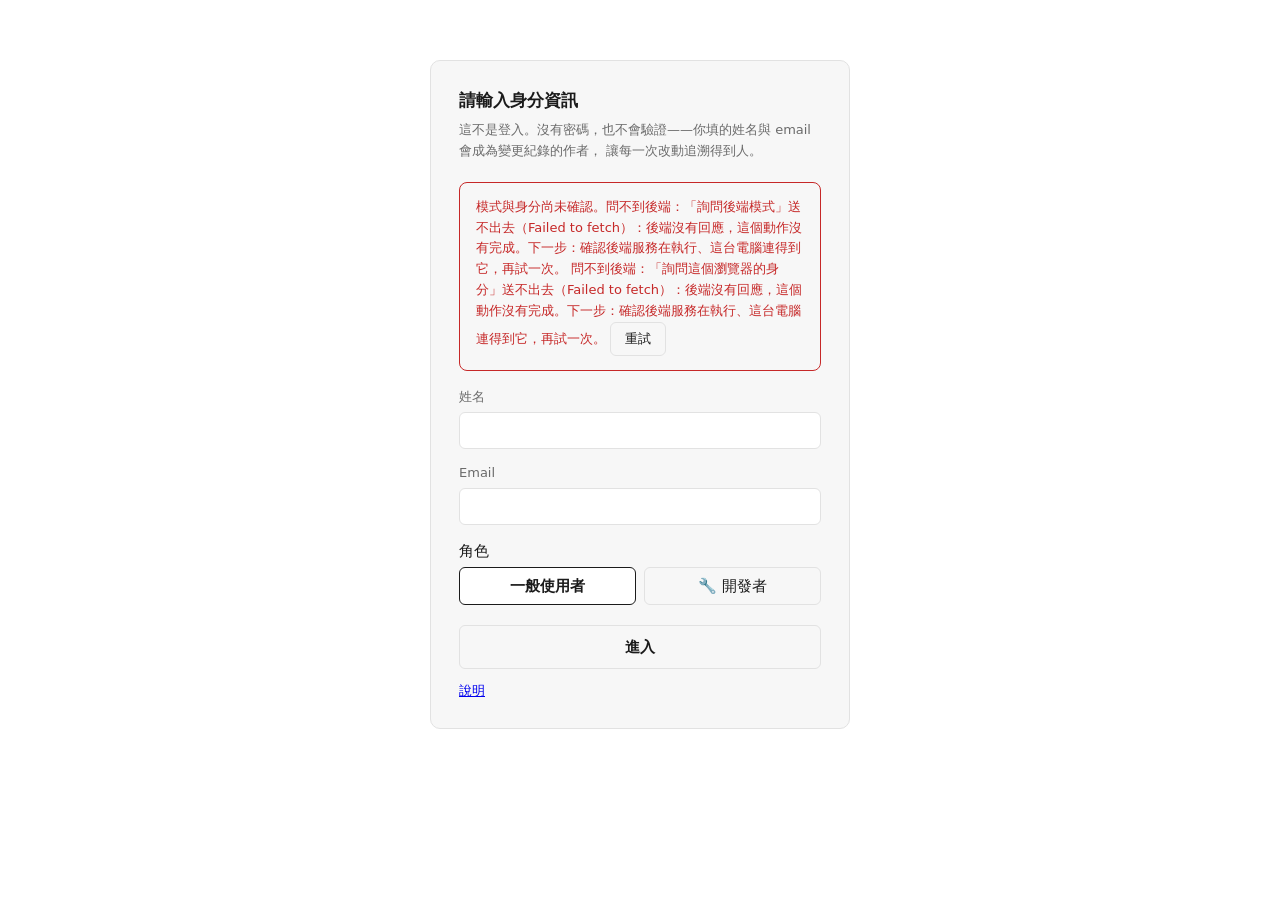
<file: src/config_manager/web/index.html>
<!DOCTYPE html>
<html lang="zh-Hant">
<head>
<meta charset="utf-8">
<meta name="viewport" content="width=device-width, initial-scale=1">
<title>config_manager</title>
<!--
  單一 HTML ＋ 原生 JS（設計文件 §3.3）：v0.10.0 的畫面是清單、按鈕與差異顯示，
  以 fetch 呼叫 §3.5.3 的端點即可，不需框架也不需打包步驟。

  程式是 js/ 底下的原生 ES 模組，這一頁只載入入口 js/main.js；樣式在 css/index.css（#359）。
  它們與這一頁由同一個靜態伺服器直接供應，沒有建置步驟。路徑一律相對，所以整個目錄放在
  路徑前綴底下（例如 /config_manager/）也找得到。

  元素的 data-testid 與可見文字依 doc/UI-ELEMENTS.md 的 W2，不是隨手取的：
  測試以語意屬性選取，不以 CSS class 或 DOM 路徑（ADR-00000019）。改動這裡就要
  同步那份文件，否則「有測試」會變成假象。

  這一版只有清單與狀態（#7）。身分輸入、參數表、歷史、差異檢視隨各自的 issue 加入。
-->
<link rel="stylesheet" href="css/index.css">
</head>
<body>

<!-- 開頁時問後端模式與身分（F35）：一打開就看得到，不等程式跑；問到了（或 15 秒沒有回應）換頁時收起。
     後端卡住時重新載入不再是整頁空白。 -->
<p class="notice startup-pending" data-testid="startup-pending" role="status">正在向後端詢問模式與身分…</p>

<form id="identity" data-testid="identity-form" hidden>
  <h2>請輸入身分資訊</h2>
  <p class="why">
    這不是登入。沒有密碼，也不會驗證——你填的姓名與 email 會成為變更紀錄的作者，
    讓每一次改動追溯得到人。
  </p>

  <!-- 逾時退出提示（#48）：部署模式閒置逾時後，這個瀏覽器被退出、回到這一頁時出現。 -->
  <p class="notice" data-testid="session-timeout" role="status" hidden></p>
  <!-- 退出提示（F3）：按了「退出」（這個分頁或同一個瀏覽器的另一個分頁）、或後端已沒有這個瀏覽器的
       紀錄（例如服務重新啟動過）而回到這一頁時出現，說是哪一種——不說成閒置逾時。 -->
  <p class="notice" data-testid="session-left" role="status" hidden></p>
  <p class="error" data-testid="identity-error" hidden></p>
  <!-- 問不到後端（F25）：頁面載入時問模式或身分失敗才出現，字依原因分、不寫「離線」；「重試」只重問那兩個
       請求，不重送表單、不清掉已輸入的欄位。 -->
  <p class="notice error" data-testid="backend-unreachable" role="status" hidden>
    <span data-testid="backend-unreachable-text"></span>
    <button type="button" data-testid="backend-retry">重試</button>
  </p>

  <label>
    <span>姓名</span>
    <input type="text" name="name" data-testid="identity-name" autocomplete="name" required>
  </label>
  <label>
    <span>Email</span>
    <input type="email" name="email" data-testid="identity-email" autocomplete="email" required>
  </label>

  <span id="role-label">角色</span>
  <div class="roles" data-testid="role-toggle" role="group" aria-labelledby="role-label">
    <button type="button" data-role="user" aria-pressed="true">一般使用者</button>
    <button type="button" data-role="developer" aria-pressed="false">🔧 開發者</button>
  </div>

  <!-- 記住此裝置（#288）：只記姓名與 Email、只存在這個瀏覽器；角色每次重選。只在開發模式出現
       （部署模式不提供，#49）。 -->
  <label class="remember" data-testid="remember-device" hidden>
    <input type="checkbox" name="remember">
    <span>記住此裝置——下次開啟不必再輸入姓名與 Email（角色每次重選）</span>
  </label>

  <button type="submit" class="enter">進入</button>
  <!-- 說明（#54）：還沒輸入身分的人也找得到。開新分頁，同一個前端服務的靜態頁，不連外部網路。 -->
  <a class="help-link" data-testid="identity-help-link" href="help.html" target="_blank" rel="noopener">說明</a>
</form>

<!-- 開發者專屬操作的記號（#54）。由 script 的 devMark() 複製後附在入口上；樣子寫在這裡而不是
     script 裡，見 devMark() 的說明。有字，不只圖示。 -->
<template id="dev-mark-template"><span class="dev-mark" data-testid="dev-mark" title="開發者專屬操作：一般使用者看不到這個入口">🔧 開發者</span></template>

<header hidden>
  <h1>config_manager</h1>
  <!-- 搜尋範圍（#37、§7.4.2）：預設「全部」＝四種範圍的聯集；指定範圍是為了降噪。 -->
  <select data-testid="search-scope" aria-label="搜尋範圍">
    <option>全部</option>
    <option>config 名稱</option>
    <option>目標路徑</option>
    <option>參數名稱</option>
    <option>參數值</option>
  </select>
  <input type="search" data-testid="search-input" placeholder="搜尋" aria-label="搜尋">
  <span class="grow"></span>
  <span class="who" data-testid="current-role"></span>
  <!-- 開發／部署模式（#47）：後端判定、這裡只顯示。角色決定能做什麼、模式決定階段行為，兩者正交，
       所以分開兩個徽章。 -->
  <span class="who mode" data-testid="current-mode"></span>
  <button type="button" class="editing-only" data-testid="open-browse">納管</button>
  <button type="button" class="editing-only" data-testid="open-whitelist" hidden>白名單</button>
  <!-- 全域設定（#385）：查看不需要編輯權，兩種角色都看得到；確認與修改在頁面裡限開發者。 -->
  <button type="button" data-testid="open-settings">設定</button>
  <button type="button" data-testid="rescan">檢查差異</button>
  <!-- 三段式的第三段（#22、§7.4.3）：進版是全域動作，按鈕顯示待進版草稿數；捨棄變更清草稿、不動來源與目標。 -->
  <button type="button" class="editing-only" data-testid="discard-all" disabled>捨棄變更</button>
  <button type="button" class="promote editing-only" data-testid="promote-all" disabled>進版 (0)</button>
  <!-- 說明（#54）：開新分頁，不把人從改到一半的畫面帶走。 -->
  <a class="help-link" data-testid="help-link" href="help.html" target="_blank" rel="noopener">說明</a>
  <!-- 退出（F3）：換人、換角色。唯讀的分頁也有——只影響這個瀏覽器，不動別的瀏覽器。 -->
  <button type="button" data-testid="exit">退出</button>
</header>

<!-- W6 確認對話框：捨棄變更（全域／單一）等不可逆動作共用；含可見標題與後果說明。 -->
<dialog data-testid="confirm-dialog" class="confirm">
  <h3 data-testid="confirm-title"></h3>
  <p data-testid="confirm-body"></p>
  <!-- 要特別警告的一段（目前只有退回此版本：現場修改會被蓋掉／無法確認現況）：獨立段落、偏離的紅；沒有就隱藏。 -->
  <p data-testid="confirm-warning" class="confirm-warning" hidden></p>
  <ul data-testid="confirm-items" hidden></ul>
  <div class="confirm-actions">
    <button type="button" data-testid="confirm-cancel">取消</button>
    <button type="button" data-testid="confirm-ok">確認</button>
  </div>
</dialog>

<main hidden>
  <!-- 進版的結果橫幅：失敗指名哪一份的哪一個參數（原樣列出後端的行號／原因／建議）、成功說進了幾份。 -->
  <!-- W6 唯讀橫幅（#33）：非持有分頁顯示；含持有者姓名、email、開始時間。 -->
  <div class="notice error banner" data-testid="readonly-banner" hidden></div>
  <!-- 閒置提示（#48）：部署模式逾時前 1 分鐘出現，說明還剩多久、逾時會發生什麼，可按「繼續使用」延長。 -->
  <div class="notice banner idle-warning" data-testid="idle-warning" role="alert" hidden>
    <span data-testid="idle-warning-text"></span>
    <button type="button" data-testid="idle-extend">繼續使用</button>
  </div>
  <!-- 「未還原」（#345）：獨立於普通結果訊息，不被其他操作的成功或失敗訊息收起。 -->
  <div class="notice error banner" data-testid="left-behind-warning" role="alert" hidden></div>
  <div class="notice error banner" data-testid="left-behind-unreadable" role="alert" hidden></div>
  <div class="notice error banner" data-testid="status-not-updated" role="alert" hidden></div>
  <div class="notice error banner" data-testid="promote-error" hidden></div>
  <div class="notice banner" data-testid="promote-done" hidden></div>
  <!-- 退出失敗（F3）：留在主畫面，原樣說原因。 -->
  <div class="notice error banner" data-testid="exit-error" role="alert" hidden></div>
  <!-- 「檢查差異」的回饋：檢查中／檢查完（幾份、結果）／失敗。全部一致時畫面不會變，沒有這一行
       就看不出到底有沒有執行（人工驗證）。 -->
  <p class="scan-status" data-testid="scan-status" role="status" hidden></p>
  <div class="tree-column">
    <!-- 樹的排列（#34、§7.4.1）：依群組（預設）或依主機（第一層 hostname、第二層群組）。單機部署下
         主機層只有一個節點，切換的價值在多機；結構先留著。 -->
    <label class="tree-layout">
      <span>排列</span>
      <select data-testid="tree-layout">
        <option value="group">依群組</option>
        <option value="host">依主機</option>
      </select>
    </label>
    <!-- 搜尋等待中（F33）：樹上還是上一次的畫面時，寫明那是哪一次的、還不是這次的。 -->
    <p class="notice search-pending" data-testid="search-pending" role="status" hidden></p>
    <div id="tree" data-testid="config-tree"></div>
  </div>
  <!-- W2 右側工作區／W3 參數欄位表（#20）：單擊左側樹的 config → 這裡顯示它的欄位表，一次一份
       （雙擊展開與多開是 #35／#36）。元素的 data-testid 依 UI-ELEMENTS.md 的 W3。 -->
  <section id="workspace" data-testid="workspace">
    <p class="notice" data-testid="workspace-empty">從左側點選一份 config，這裡會顯示它的參數欄位表。</p>
  </section>
</main>

<!-- W7 檔案瀏覽（#13）：受白名單限制的瀏覽，供納管時選定路徑。獨立整頁 view，
     從工具列「納管」開啟。元素的 data-testid 與可見文字依 UI-ELEMENTS.md 的 W7。 -->
<section id="browse" data-testid="browse" hidden>
  <div class="browse-bar">
    <button type="button" class="browse-back">返回</button>
    <nav data-testid="breadcrumb" class="breadcrumb"></nav>
    <span class="grow"></span>
    <input type="text" data-testid="browse-path-input" class="browse-path"
           placeholder="貼上或輸入絕對路徑…" aria-label="絕對路徑">
    <button type="button" class="browse-go">前往</button>
  </div>
  <p class="browse-hint" data-testid="browse-hint"></p>
  <ul data-testid="browse-roots" class="browse-roots"></ul>
  <ul data-testid="browse-list" class="browse-list"></ul>
  <p class="browse-selection" data-testid="browse-selection" hidden></p>
  <button type="button" class="onboard-start" data-testid="onboard-start" hidden>檢視並納管</button>
  <div class="browse-rejected" data-testid="browse-rejected" hidden></div>
</section>

<!-- W9 白名單維護（#15）：開發者專屬的白名單管理面板——檢視誰/何時、新增含候選數預覽、
     移除含受影響確認。從工具列「白名單」開啟（該按鈕僅開發者存在）。data-testid 依
     UI-ELEMENTS.md W9。 -->
<section id="whitelist" data-testid="whitelist" hidden>
  <div class="whitelist-bar">
    <button type="button" class="whitelist-back" data-testid="whitelist-back">返回</button>
    <h2 class="whitelist-title">白名單維護</h2>
  </div>
  <div class="whitelist-add-row">
    <input type="text" data-testid="whitelist-add-input" class="whitelist-input"
           placeholder="要加入白名單的絕對路徑…" aria-label="新增白名單前綴">
    <button type="button" data-testid="whitelist-preview-button">預覽</button>
    <button type="button" data-testid="whitelist-add">加入白名單</button>
  </div>
  <p class="whitelist-preview" data-testid="whitelist-preview" hidden></p>
  <p class="whitelist-error" data-testid="whitelist-error" hidden></p>
  <ul data-testid="whitelist-roots" class="whitelist-roots"></ul>
</section>

<!-- W10 設定（#385）：全域設定，目前只有「新納管預設主機名稱」。元素的 data-testid 依 UI-ELEMENTS.md W10。 -->
<section id="settings" data-testid="settings" hidden>
  <div class="settings-bar">
    <button type="button" data-testid="settings-back">返回</button>
    <h2>設定</h2>
  </div>
  <section class="host-name" data-testid="host-name">
    <h3>新納管預設主機名稱</h3>
    <p data-testid="host-name-scope">只用於之後新納管的 config，納管時寫進那一筆；不修改已納管項目的 hostname。</p>
    <p data-testid="host-name-saved"></p>
    <p data-testid="host-name-candidate" hidden></p>
    <p class="notice" data-testid="host-name-unconfirmed" hidden></p>
    <ul data-testid="host-name-sources" hidden></ul>
    <div class="host-name-edit">
      <input type="text" data-testid="host-name-input" aria-label="新納管預設主機名稱">
      <button type="button" class="editing-only" data-testid="host-name-save" hidden>保存</button>
    </div>
    <p class="notice" data-testid="host-name-readonly" hidden>只有開發者能確認或修改新納管預設主機名稱；一般使用者只能查看。</p>
    <p data-testid="host-name-role-note">開發者角色是自我宣告，不是帳號認證。</p>
    <p class="notice error" data-testid="host-name-error" role="alert" hidden></p>
    <p class="notice" data-testid="host-name-done" hidden></p>
  </section>
</section>

<!-- W8 納管確認（#14）：偵測結果供確認 → 寫入。從 W7 選檔後進入。
     元素的 data-testid 與可見文字依 UI-ELEMENTS.md 的 W8。 -->
<section id="onboard-confirm" data-testid="onboard-confirm" hidden>
  <div class="onboard-bar">
    <button type="button" class="onboard-cancel">取消</button>
    <span class="onboard-path" data-testid="onboard-path"></span>
    <span class="grow"></span>
    <label class="onboard-fmt-label">格式
      <select data-testid="onboard-format" class="onboard-format">
        <option value="yaml">yaml</option>
        <option value="json">json</option>
        <option value="toml">toml</option>
        <option value="ini">ini</option>
        <option value="raw">raw</option>
      </select>
    </label>
  </div>
  <p class="onboard-meta">
    <span data-testid="onboard-hostname" class="onboard-hostname"></span>
    <!-- 還沒保存新納管預設主機名稱（#385）：顯示缺少與設定入口，「確認寫入」不能完成。 -->
    <button type="button" data-testid="onboard-hostname-settings" hidden>到設定</button>
    <span data-testid="onboard-permissions" class="onboard-permissions"></span>
  </p>
  <p class="onboard-summary" data-testid="onboard-summary"></p>
  <div class="onboard-cols">
    <ul data-testid="onboard-types" class="onboard-types"></ul>
    <div data-testid="onboard-ambiguities" class="onboard-ambiguities"></div>
  </div>
  <div class="onboard-error notice error" data-testid="onboard-error" hidden></div>
  <div class="onboard-actions">
    <button type="button" class="onboard-submit" data-testid="onboard-submit" disabled>確認寫入</button>
  </div>
</section>

<script type="module" src="js/main.js"></script>

</body>
</html>
</file>
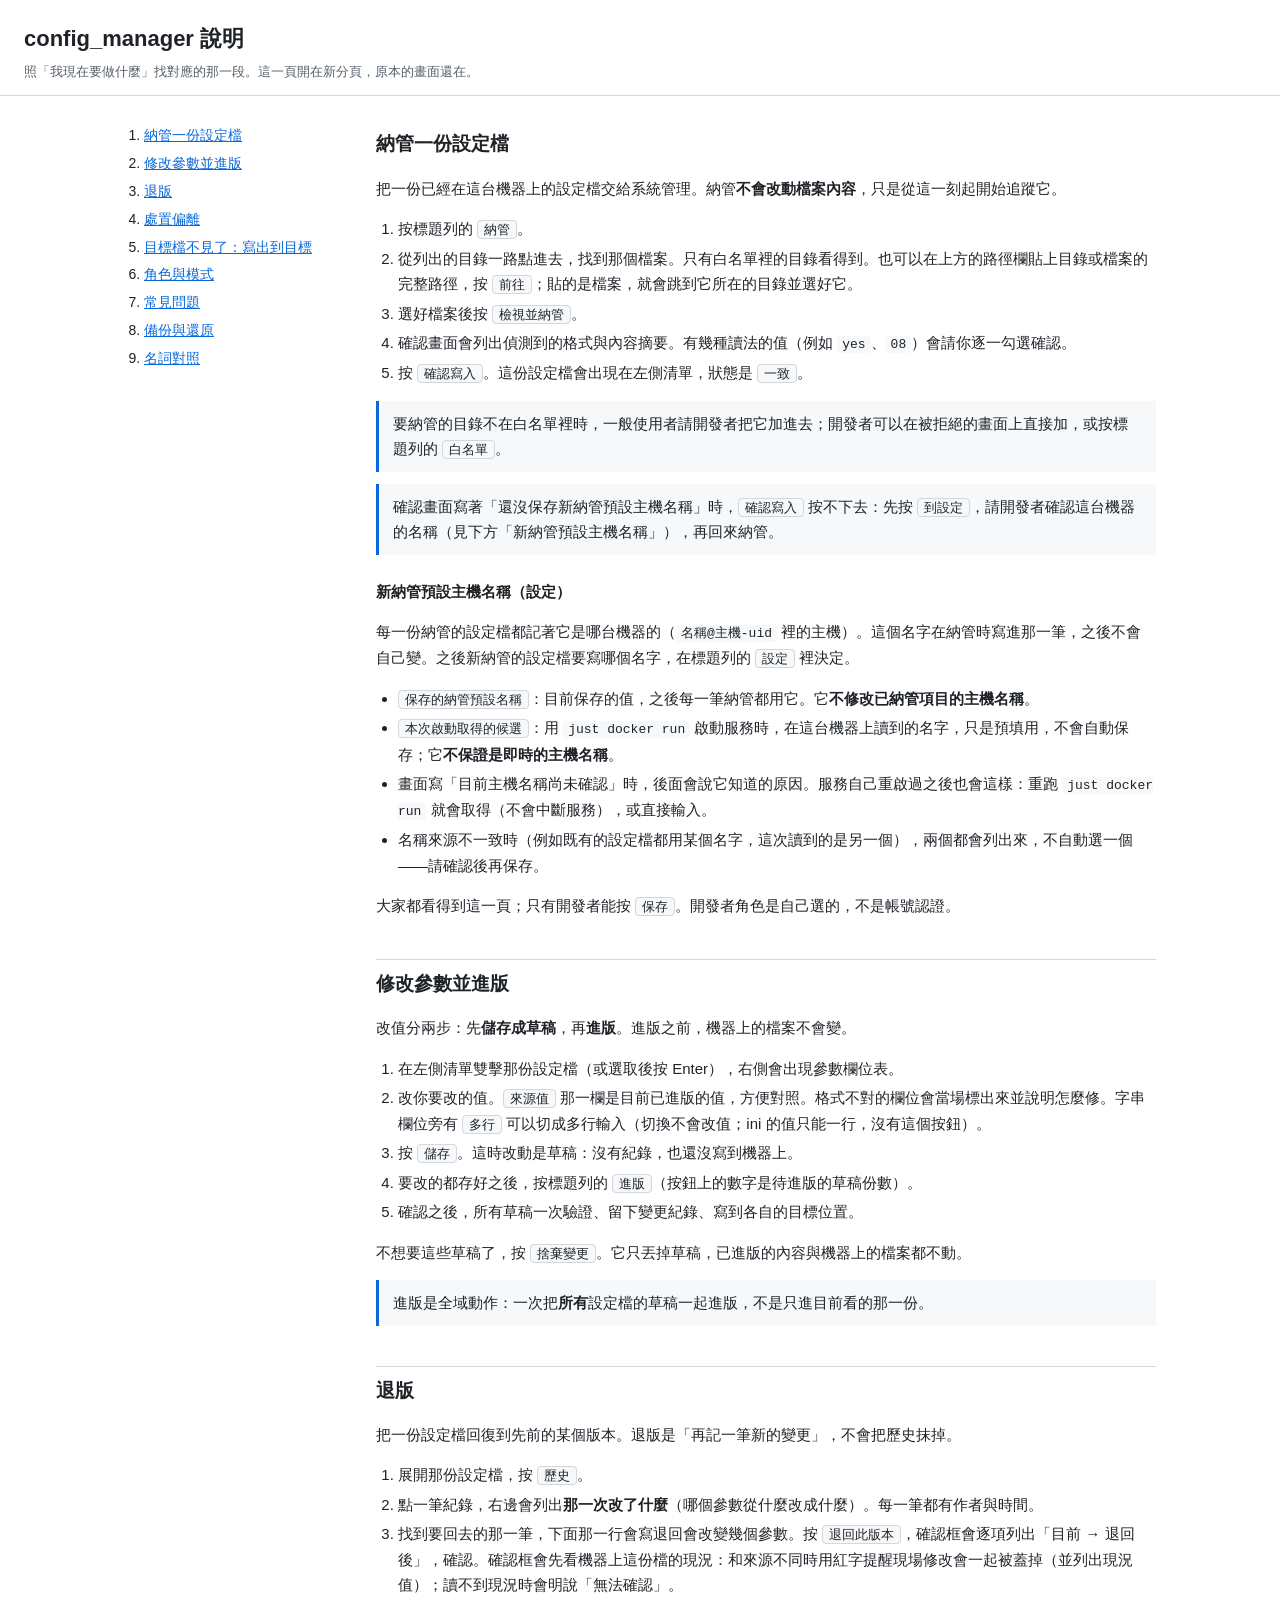
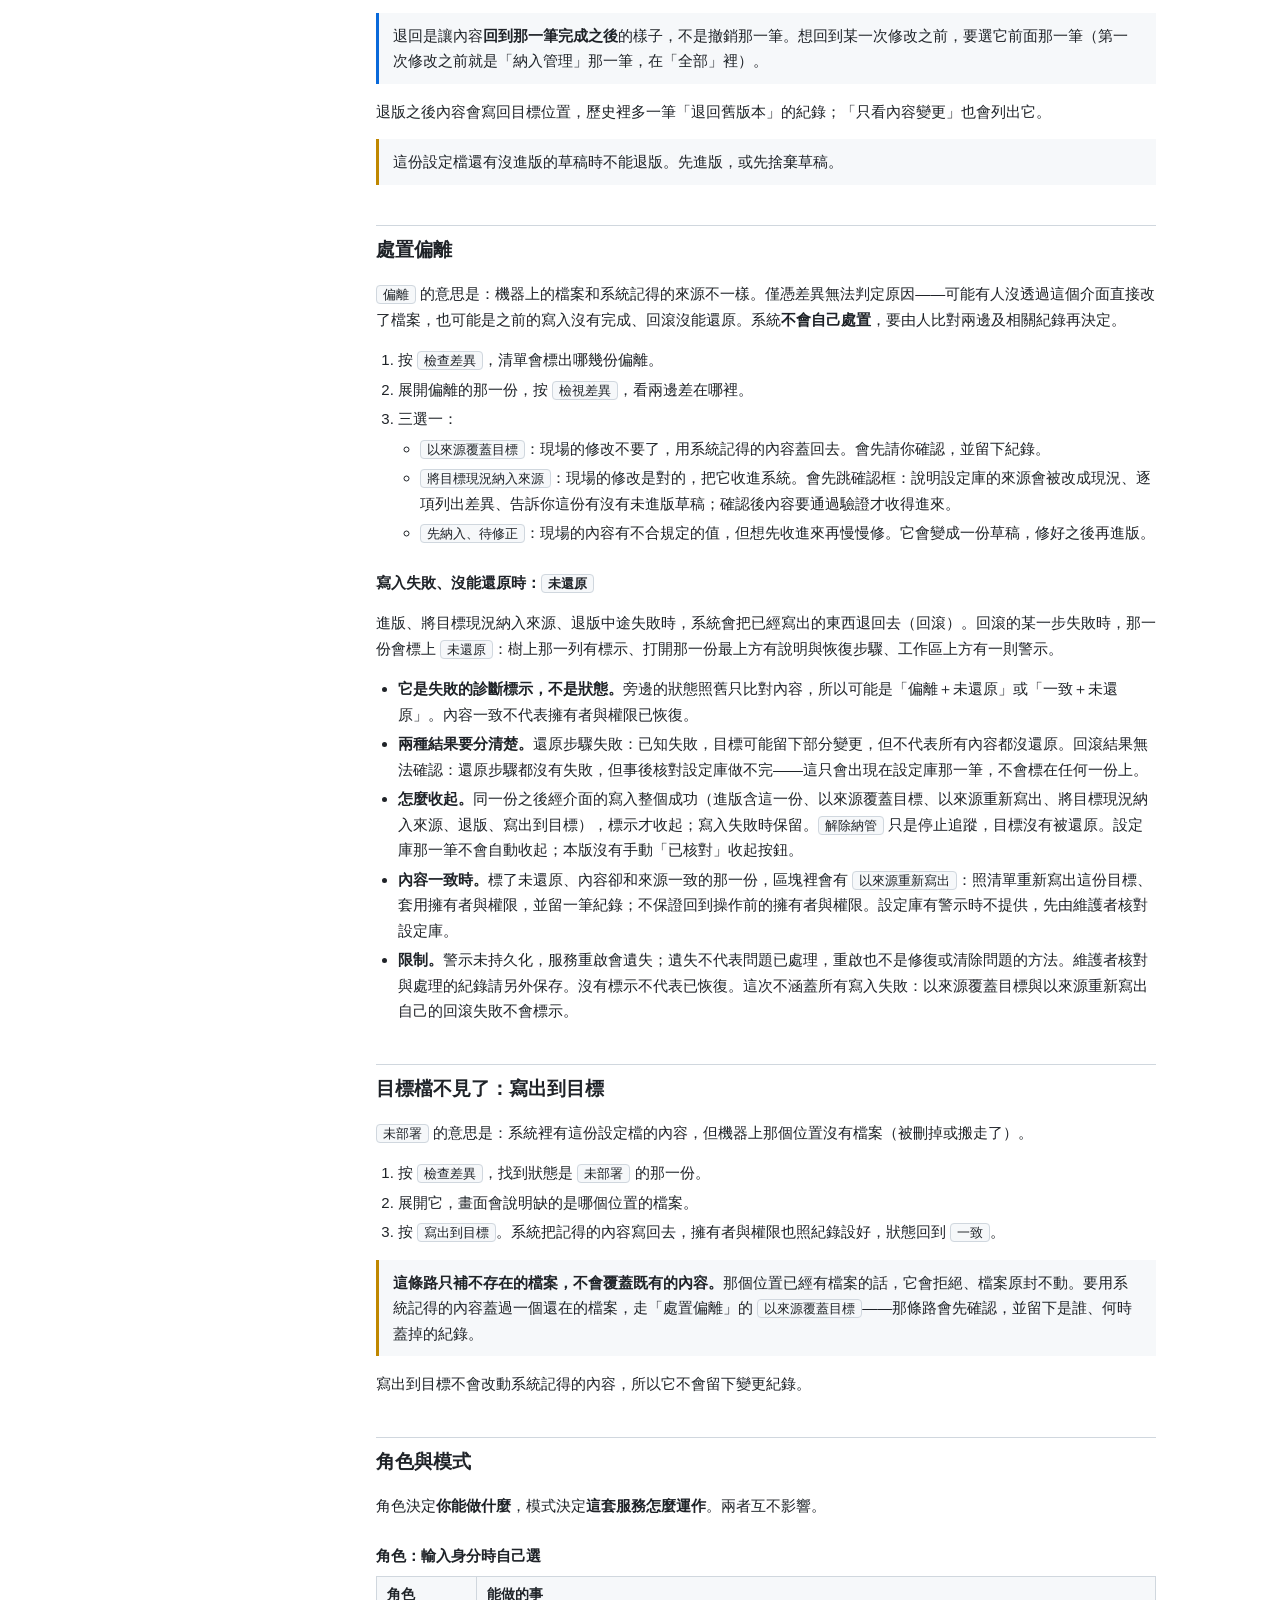
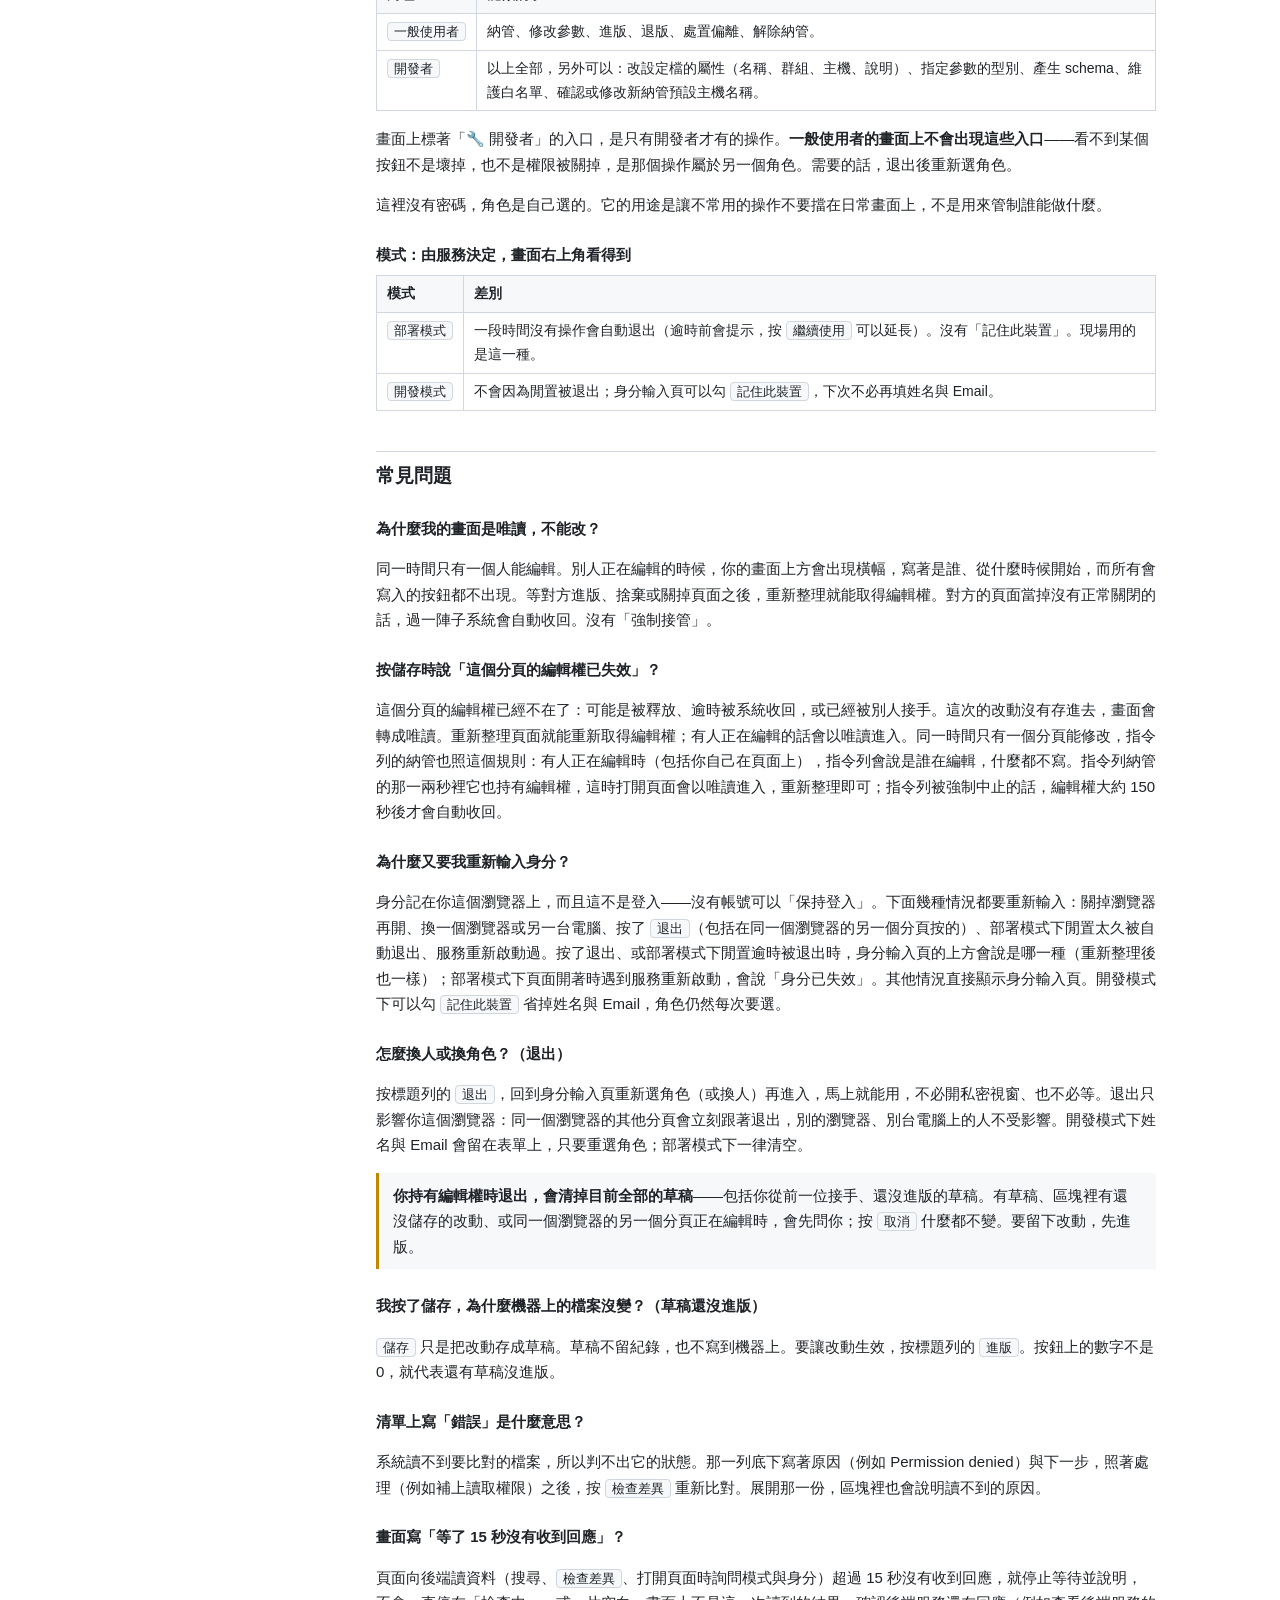
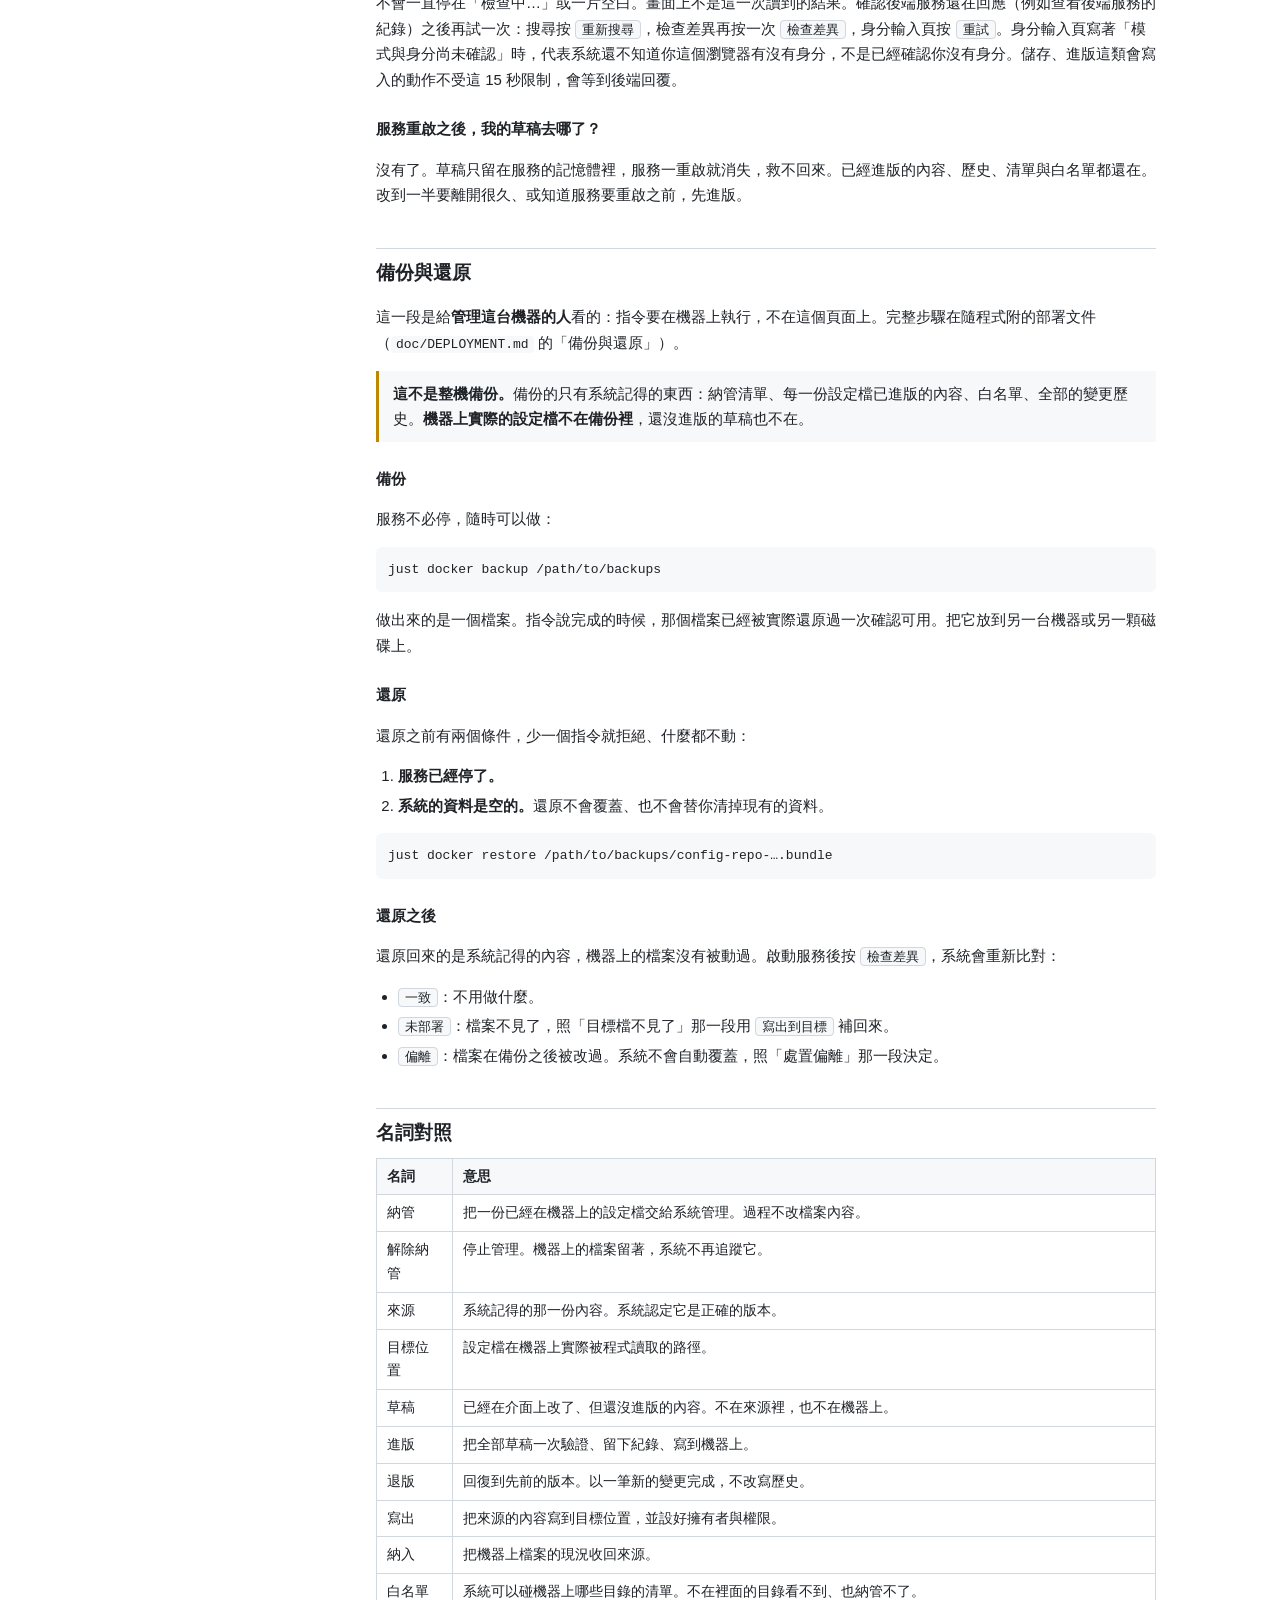
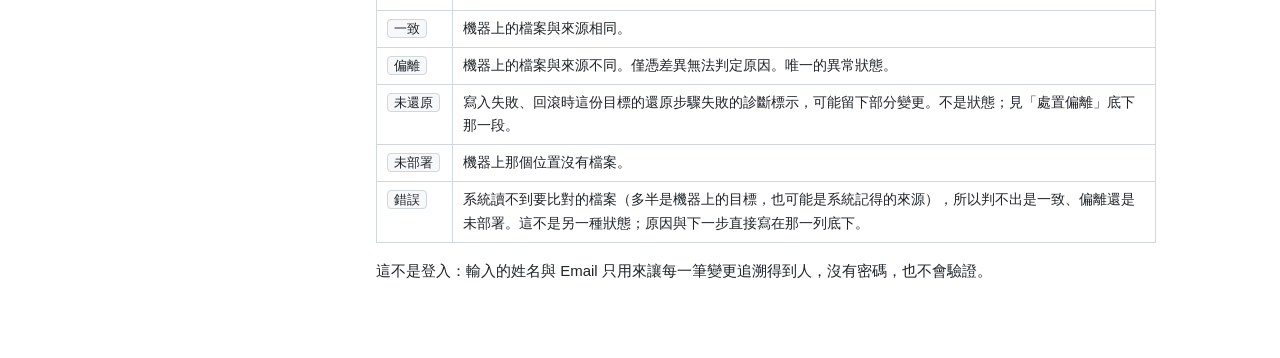
<file: src/config_manager/web/help.html>
<!doctype html>
<html lang="zh-Hant">
<head>
<meta charset="utf-8">
<meta name="viewport" content="width=device-width, initial-scale=1">
<title>config_manager 說明</title>
<!--
  說明頁（#54）。與 index.html 放在同一個目錄、由同一個前端服務供應、隨映像一起發布。

  **這一頁不載入任何外部資源**——沒有外部的樣式、字型、腳本或圖片，也沒有指向外部的連結。現場的
  機器不一定連得出去，而說明是在出狀況的時候才會被打開的東西。也沒有腳本：它只是文字。

  介面上的字（按鈕、狀態、欄位名）一律包在 class="ui" 裡。test/pytest/system/test_web.py 會把
  它們逐一對回 index.html——介面改了字而這裡沒跟上，那一則規格會紅。改 index.html 的按鈕文字時，
  這裡要一起改。
-->
<style>
  :root { --ink: #1f2328; --muted: #57606a; --line: #d0d7de; --soft: #f6f8fa; --accent: #0969da; }
  * { box-sizing: border-box; }
  body {
    margin: 0; color: var(--ink); background: #fff;
    font: 15px/1.7 -apple-system, "PingFang TC", "Noto Sans TC", "Microsoft JhengHei", sans-serif;
  }
  header { padding: 20px 24px 12px; border-bottom: 1px solid var(--line); }
  header h1 { margin: 0 0 4px; font-size: 22px; }
  header p { margin: 0; color: var(--muted); font-size: 13px; }
  .layout { display: flex; gap: 32px; max-width: 1080px; margin: 0 auto; padding: 0 24px 64px; }
  nav { flex: none; width: 220px; padding-top: 24px; }
  nav ol { position: sticky; top: 16px; margin: 0; padding: 0 0 0 20px; font-size: 14px; }
  nav li { margin: 4px 0; }
  main { flex: 1; min-width: 0; }
  h2 { margin: 40px 0 8px; padding-top: 8px; font-size: 19px; border-top: 1px solid var(--line); }
  main section:first-child h2 { border-top: 0; margin-top: 24px; }
  h3 { margin: 24px 0 6px; font-size: 15px; }
  a { color: var(--accent); }
  ol, ul { padding-left: 22px; }
  li { margin: 4px 0; }
  .ui {
    padding: 1px 6px; border: 1px solid var(--line); border-radius: 4px; background: var(--soft);
    font-size: 13px; white-space: nowrap;
  }
  code { padding: 1px 5px; border-radius: 4px; background: var(--soft); font-size: 13px; }
  pre { margin: 8px 0; padding: 10px 12px; border-radius: 6px; background: var(--soft); overflow-x: auto; }
  pre code { padding: 0; background: none; }
  .note { margin: 12px 0; padding: 10px 14px; border-left: 3px solid var(--accent); background: var(--soft); }
  .warn { border-left-color: #bf8700; }
  table { border-collapse: collapse; width: 100%; margin: 8px 0; font-size: 14px; }
  th, td { padding: 6px 10px; border: 1px solid var(--line); text-align: left; vertical-align: top; }
  th { background: var(--soft); font-weight: 600; white-space: nowrap; }
  @media (max-width: 760px) { .layout { display: block; } nav { width: auto; } nav ol { position: static; } }
</style>
</head>
<body>

<header>
  <h1>config_manager 說明</h1>
  <p>照「我現在要做什麼」找對應的那一段。這一頁開在新分頁，原本的畫面還在。</p>
</header>

<div class="layout">

<nav aria-label="目錄">
  <ol>
    <li><a href="#onboard">納管一份設定檔</a></li>
    <li><a href="#edit">修改參數並進版</a></li>
    <li><a href="#revert">退版</a></li>
    <li><a href="#drift">處置偏離</a></li>
    <li><a href="#write-out">目標檔不見了：寫出到目標</a></li>
    <li><a href="#roles">角色與模式</a></li>
    <li><a href="#faq">常見問題</a></li>
    <li><a href="#backup">備份與還原</a></li>
    <li><a href="#glossary">名詞對照</a></li>
  </ol>
</nav>

<main>

<section id="onboard">
<h2>納管一份設定檔</h2>
<p>把一份已經在這台機器上的設定檔交給系統管理。納管<strong>不會改動檔案內容</strong>，只是從這一刻起開始追蹤它。</p>
<ol>
  <li>按標題列的 <span class="ui">納管</span>。</li>
  <li>從列出的目錄一路點進去，找到那個檔案。只有白名單裡的目錄看得到。也可以在上方的路徑欄貼上目錄或檔案的完整路徑，按 <span class="ui">前往</span>；貼的是檔案，就會跳到它所在的目錄並選好它。</li>
  <li>選好檔案後按 <span class="ui">檢視並納管</span>。</li>
  <li>確認畫面會列出偵測到的格式與內容摘要。有幾種讀法的值（例如 <code>yes</code>、<code>08</code>）會請你逐一勾選確認。</li>
  <li>按 <span class="ui">確認寫入</span>。這份設定檔會出現在左側清單，狀態是 <span class="ui">一致</span>。</li>
</ol>
<p class="note">要納管的目錄不在白名單裡時，一般使用者請開發者把它加進去；開發者可以在被拒絕的畫面上直接加，或按標題列的 <span class="ui">白名單</span>。</p>
<p class="note">確認畫面寫著「還沒保存新納管預設主機名稱」時，<span class="ui">確認寫入</span> 按不下去：先按 <span class="ui">到設定</span>，請開發者確認這台機器的名稱（見下方「新納管預設主機名稱」），再回來納管。</p>
<h3 id="host-name">新納管預設主機名稱（設定）</h3>
<p>每一份納管的設定檔都記著它是哪台機器的（<code>名稱@主機-uid</code> 裡的主機）。這個名字在納管時寫進那一筆，之後不會自己變。之後新納管的設定檔要寫哪個名字，在標題列的 <span class="ui">設定</span> 裡決定。</p>
<ul>
  <li><span class="ui">保存的納管預設名稱</span>：目前保存的值，之後每一筆納管都用它。它<strong>不修改已納管項目的主機名稱</strong>。</li>
  <li><span class="ui">本次啟動取得的候選</span>：用 <code>just docker run</code> 啟動服務時，在這台機器上讀到的名字，只是預填用，不會自動保存；它<strong>不保證是即時的主機名稱</strong>。</li>
  <li>畫面寫「目前主機名稱尚未確認」時，後面會說它知道的原因。服務自己重啟過之後也會這樣：重跑 <code>just docker run</code> 就會取得（不會中斷服務），或直接輸入。</li>
  <li>名稱來源不一致時（例如既有的設定檔都用某個名字，這次讀到的是另一個），兩個都會列出來，不自動選一個——請確認後再保存。</li>
</ul>
<p>大家都看得到這一頁；只有開發者能按 <span class="ui">保存</span>。開發者角色是自己選的，不是帳號認證。</p>
</section>

<section id="edit">
<h2>修改參數並進版</h2>
<p>改值分兩步：先<strong>儲存成草稿</strong>，再<strong>進版</strong>。進版之前，機器上的檔案不會變。</p>
<ol>
  <li>在左側清單雙擊那份設定檔（或選取後按 Enter），右側會出現參數欄位表。</li>
  <li>改你要改的值。<span class="ui">來源值</span> 那一欄是目前已進版的值，方便對照。格式不對的欄位會當場標出來並說明怎麼修。字串欄位旁有 <span class="ui">多行</span> 可以切成多行輸入（切換不會改值；ini 的值只能一行，沒有這個按鈕）。</li>
  <li>按 <span class="ui">儲存</span>。這時改動是草稿：沒有紀錄，也還沒寫到機器上。</li>
  <li>要改的都存好之後，按標題列的 <span class="ui">進版</span>（按鈕上的數字是待進版的草稿份數）。</li>
  <li>確認之後，所有草稿一次驗證、留下變更紀錄、寫到各自的目標位置。</li>
</ol>
<p>不想要這些草稿了，按 <span class="ui">捨棄變更</span>。它只丟掉草稿，已進版的內容與機器上的檔案都不動。</p>
<p class="note">進版是全域動作：一次把<strong>所有</strong>設定檔的草稿一起進版，不是只進目前看的那一份。</p>
</section>

<section id="revert">
<h2>退版</h2>
<p>把一份設定檔回復到先前的某個版本。退版是「再記一筆新的變更」，不會把歷史抹掉。</p>
<ol>
  <li>展開那份設定檔，按 <span class="ui">歷史</span>。</li>
  <li>點一筆紀錄，右邊會列出<strong>那一次改了什麼</strong>（哪個參數從什麼改成什麼）。每一筆都有作者與時間。</li>
  <li>找到要回去的那一筆，下面那一行會寫退回會改變幾個參數。按 <span class="ui">退回此版本</span>，確認框會逐項列出「目前 → 退回後」，確認。確認框會先看機器上這份檔的現況：和來源不同時用紅字提醒現場修改會一起被蓋掉（並列出現況值）；讀不到現況時會明說「無法確認」。</li>
</ol>
<p class="note">退回是讓內容<strong>回到那一筆完成之後</strong>的樣子，不是撤銷那一筆。想回到某一次修改之前，要選它前面那一筆（第一次修改之前就是「納入管理」那一筆，在「全部」裡）。</p>
<p>退版之後內容會寫回目標位置，歷史裡多一筆「退回舊版本」的紀錄；「只看內容變更」也會列出它。</p>
<p class="note warn">這份設定檔還有沒進版的草稿時不能退版。先進版，或先捨棄草稿。</p>
</section>

<section id="drift">
<h2>處置偏離</h2>
<p><span class="ui">偏離</span> 的意思是：機器上的檔案和系統記得的來源不一樣。僅憑差異無法判定原因——可能有人沒透過這個介面直接改了檔案，也可能是之前的寫入沒有完成、回滾沒能還原。系統<strong>不會自己處置</strong>，要由人比對兩邊及相關紀錄再決定。</p>
<ol>
  <li>按 <span class="ui">檢查差異</span>，清單會標出哪幾份偏離。</li>
  <li>展開偏離的那一份，按 <span class="ui">檢視差異</span>，看兩邊差在哪裡。</li>
  <li>三選一：
    <ul>
      <li><span class="ui">以來源覆蓋目標</span>：現場的修改不要了，用系統記得的內容蓋回去。會先請你確認，並留下紀錄。</li>
      <li><span class="ui">將目標現況納入來源</span>：現場的修改是對的，把它收進系統。會先跳確認框：說明設定庫的來源會被改成現況、逐項列出差異、告訴你這份有沒有未進版草稿；確認後內容要通過驗證才收得進來。</li>
      <li><span class="ui">先納入、待修正</span>：現場的內容有不合規定的值，但想先收進來再慢慢修。它會變成一份草稿，修好之後再進版。</li>
    </ul>
  </li>
</ol>

<h3 id="left-behind">寫入失敗、沒能還原時：<span class="ui">未還原</span></h3>
<p>進版、將目標現況納入來源、退版中途失敗時，系統會把已經寫出的東西退回去（回滾）。回滾的某一步失敗時，那一份會標上 <span class="ui">未還原</span>：樹上那一列有標示、打開那一份最上方有說明與恢復步驟、工作區上方有一則警示。</p>
<ul>
  <li><strong>它是失敗的診斷標示，不是狀態。</strong>旁邊的狀態照舊只比對內容，所以可能是「偏離＋未還原」或「一致＋未還原」。內容一致不代表擁有者與權限已恢復。</li>
  <li><strong>兩種結果要分清楚。</strong>還原步驟失敗：已知失敗，目標可能留下部分變更，但不代表所有內容都沒還原。回滾結果無法確認：還原步驟都沒有失敗，但事後核對設定庫做不完——這只會出現在設定庫那一筆，不會標在任何一份上。</li>
  <li><strong>怎麼收起。</strong>同一份之後經介面的寫入整個成功（進版含這一份、以來源覆蓋目標、以來源重新寫出、將目標現況納入來源、退版、寫出到目標），標示才收起；寫入失敗時保留。<span class="ui">解除納管</span> 只是停止追蹤，目標沒有被還原。設定庫那一筆不會自動收起；本版沒有手動「已核對」收起按鈕。</li>
  <li><strong>內容一致時。</strong>標了未還原、內容卻和來源一致的那一份，區塊裡會有 <span class="ui">以來源重新寫出</span>：照清單重新寫出這份目標、套用擁有者與權限，並留一筆紀錄；不保證回到操作前的擁有者與權限。設定庫有警示時不提供，先由維護者核對設定庫。</li>
  <li><strong>限制。</strong>警示未持久化，服務重啟會遺失；遺失不代表問題已處理，重啟也不是修復或清除問題的方法。維護者核對與處理的紀錄請另外保存。沒有標示不代表已恢復。這次不涵蓋所有寫入失敗：以來源覆蓋目標與以來源重新寫出自己的回滾失敗不會標示。</li>
</ul>
</section>

<section id="write-out">
<h2>目標檔不見了：寫出到目標</h2>
<p><span class="ui">未部署</span> 的意思是：系統裡有這份設定檔的內容，但機器上那個位置沒有檔案（被刪掉或搬走了）。</p>
<ol>
  <li>按 <span class="ui">檢查差異</span>，找到狀態是 <span class="ui">未部署</span> 的那一份。</li>
  <li>展開它，畫面會說明缺的是哪個位置的檔案。</li>
  <li>按 <span class="ui">寫出到目標</span>。系統把記得的內容寫回去，擁有者與權限也照紀錄設好，狀態回到 <span class="ui">一致</span>。</li>
</ol>
<p class="note warn"><strong>這條路只補不存在的檔案，不會覆蓋既有的內容。</strong>那個位置已經有檔案的話，它會拒絕、檔案原封不動。要用系統記得的內容蓋過一個還在的檔案，走「處置偏離」的 <span class="ui">以來源覆蓋目標</span>——那條路會先確認，並留下是誰、何時蓋掉的紀錄。</p>
<p>寫出到目標不會改動系統記得的內容，所以它不會留下變更紀錄。</p>
</section>

<section id="roles">
<h2>角色與模式</h2>
<p>角色決定<strong>你能做什麼</strong>，模式決定<strong>這套服務怎麼運作</strong>。兩者互不影響。</p>

<h3>角色：輸入身分時自己選</h3>
<table>
  <tr><th>角色</th><th>能做的事</th></tr>
  <tr><td><span class="ui">一般使用者</span></td><td>納管、修改參數、進版、退版、處置偏離、解除納管。</td></tr>
  <tr><td><span class="ui">開發者</span></td><td>以上全部，另外可以：改設定檔的屬性（名稱、群組、主機、說明）、指定參數的型別、產生 schema、維護白名單、確認或修改新納管預設主機名稱。</td></tr>
</table>
<p>畫面上標著「🔧 開發者」的入口，是只有開發者才有的操作。<strong>一般使用者的畫面上不會出現這些入口</strong>——看不到某個按鈕不是壞掉，也不是權限被關掉，是那個操作屬於另一個角色。需要的話，退出後重新選角色。</p>
<p>這裡沒有密碼，角色是自己選的。它的用途是讓不常用的操作不要擋在日常畫面上，不是用來管制誰能做什麼。</p>

<h3>模式：由服務決定，畫面右上角看得到</h3>
<table>
  <tr><th>模式</th><th>差別</th></tr>
  <tr><td><span class="ui">部署模式</span></td><td>一段時間沒有操作會自動退出（逾時前會提示，按 <span class="ui">繼續使用</span> 可以延長）。沒有「記住此裝置」。現場用的是這一種。</td></tr>
  <tr><td><span class="ui">開發模式</span></td><td>不會因為閒置被退出；身分輸入頁可以勾 <span class="ui">記住此裝置</span>，下次不必再填姓名與 Email。</td></tr>
</table>
</section>

<section id="faq">
<h2>常見問題</h2>

<h3>為什麼我的畫面是唯讀，不能改？</h3>
<p>同一時間只有一個人能編輯。別人正在編輯的時候，你的畫面上方會出現橫幅，寫著是誰、從什麼時候開始，而所有會寫入的按鈕都不出現。等對方進版、捨棄或關掉頁面之後，重新整理就能取得編輯權。對方的頁面當掉沒有正常關閉的話，過一陣子系統會自動收回。沒有「強制接管」。</p>

<h3>按儲存時說「這個分頁的編輯權已失效」？</h3>
<p>這個分頁的編輯權已經不在了：可能是被釋放、逾時被系統收回，或已經被別人接手。這次的改動沒有存進去，畫面會轉成唯讀。重新整理頁面就能重新取得編輯權；有人正在編輯的話會以唯讀進入。同一時間只有一個分頁能修改，指令列的納管也照這個規則：有人正在編輯時（包括你自己在頁面上），指令列會說是誰在編輯，什麼都不寫。指令列納管的那一兩秒裡它也持有編輯權，這時打開頁面會以唯讀進入，重新整理即可；指令列被強制中止的話，編輯權大約 150 秒後才會自動收回。</p>

<h3>為什麼又要我重新輸入身分？</h3>
<p>身分記在你這個瀏覽器上，而且這不是登入——沒有帳號可以「保持登入」。下面幾種情況都要重新輸入：關掉瀏覽器再開、換一個瀏覽器或另一台電腦、按了 <span class="ui">退出</span>（包括在同一個瀏覽器的另一個分頁按的）、部署模式下閒置太久被自動退出、服務重新啟動過。按了退出、或部署模式下閒置逾時被退出時，身分輸入頁的上方會說是哪一種（重新整理後也一樣）；部署模式下頁面開著時遇到服務重新啟動，會說「身分已失效」。其他情況直接顯示身分輸入頁。開發模式下可以勾 <span class="ui">記住此裝置</span> 省掉姓名與 Email，角色仍然每次要選。</p>

<h3>怎麼換人或換角色？（退出）</h3>
<p>按標題列的 <span class="ui">退出</span>，回到身分輸入頁重新選角色（或換人）再進入，馬上就能用，不必開私密視窗、也不必等。退出只影響你這個瀏覽器：同一個瀏覽器的其他分頁會立刻跟著退出，別的瀏覽器、別台電腦上的人不受影響。開發模式下姓名與 Email 會留在表單上，只要重選角色；部署模式下一律清空。</p>
<p class="note warn"><strong>你持有編輯權時退出，會清掉目前全部的草稿</strong>——包括你從前一位接手、還沒進版的草稿。有草稿、區塊裡有還沒儲存的改動、或同一個瀏覽器的另一個分頁正在編輯時，會先問你；按 <span class="ui">取消</span> 什麼都不變。要留下改動，先進版。</p>

<h3>我按了儲存，為什麼機器上的檔案沒變？（草稿還沒進版）</h3>
<p><span class="ui">儲存</span> 只是把改動存成草稿。草稿不留紀錄，也不寫到機器上。要讓改動生效，按標題列的 <span class="ui">進版</span>。按鈕上的數字不是 0，就代表還有草稿沒進版。</p>

<h3>清單上寫「錯誤」是什麼意思？</h3>
<p>系統讀不到要比對的檔案，所以判不出它的狀態。那一列底下寫著原因（例如 Permission denied）與下一步，照著處理（例如補上讀取權限）之後，按 <span class="ui">檢查差異</span> 重新比對。展開那一份，區塊裡也會說明讀不到的原因。</p>

<h3>畫面寫「等了 15 秒沒有收到回應」？</h3>
<p>頁面向後端讀資料（搜尋、<span class="ui">檢查差異</span>、打開頁面時詢問模式與身分）超過 15 秒沒有收到回應，就停止等待並說明，不會一直停在「檢查中…」或一片空白。畫面上不是這一次讀到的結果。確認後端服務還在回應（例如查看後端服務的紀錄）之後再試一次：搜尋按 <span class="ui">重新搜尋</span>，檢查差異再按一次 <span class="ui">檢查差異</span>，身分輸入頁按 <span class="ui">重試</span>。身分輸入頁寫著「模式與身分尚未確認」時，代表系統還不知道你這個瀏覽器有沒有身分，不是已經確認你沒有身分。儲存、進版這類會寫入的動作不受這 15 秒限制，會等到後端回覆。</p>

<h3>服務重啟之後，我的草稿去哪了？</h3>
<p>沒有了。草稿只留在服務的記憶體裡，服務一重啟就消失，救不回來。已經進版的內容、歷史、清單與白名單都還在。改到一半要離開很久、或知道服務要重啟之前，先進版。</p>
</section>

<section id="backup">
<h2>備份與還原</h2>
<p>這一段是給<strong>管理這台機器的人</strong>看的：指令要在機器上執行，不在這個頁面上。完整步驟在隨程式附的部署文件（<code>doc/DEPLOYMENT.md</code> 的「備份與還原」）。</p>

<p class="note warn"><strong>這不是整機備份。</strong>備份的只有系統記得的東西：納管清單、每一份設定檔已進版的內容、白名單、全部的變更歷史。<strong>機器上實際的設定檔不在備份裡</strong>，還沒進版的草稿也不在。</p>

<h3>備份</h3>
<p>服務不必停，隨時可以做：</p>
<pre><code>just docker backup /path/to/backups</code></pre>
<p>做出來的是一個檔案。指令說完成的時候，那個檔案已經被實際還原過一次確認可用。把它放到另一台機器或另一顆磁碟上。</p>

<h3>還原</h3>
<p>還原之前有兩個條件，少一個指令就拒絕、什麼都不動：</p>
<ol>
  <li><strong>服務已經停了。</strong></li>
  <li><strong>系統的資料是空的。</strong>還原不會覆蓋、也不會替你清掉現有的資料。</li>
</ol>
<pre><code>just docker restore /path/to/backups/config-repo-….bundle</code></pre>

<h3>還原之後</h3>
<p>還原回來的是系統記得的內容，機器上的檔案沒有被動過。啟動服務後按 <span class="ui">檢查差異</span>，系統會重新比對：</p>
<ul>
  <li><span class="ui">一致</span>：不用做什麼。</li>
  <li><span class="ui">未部署</span>：檔案不見了，照「目標檔不見了」那一段用 <span class="ui">寫出到目標</span> 補回來。</li>
  <li><span class="ui">偏離</span>：檔案在備份之後被改過。系統不會自動覆蓋，照「處置偏離」那一段決定。</li>
</ul>
</section>

<section id="glossary">
<h2>名詞對照</h2>
<table>
  <tr><th>名詞</th><th>意思</th></tr>
  <tr><td>納管</td><td>把一份已經在機器上的設定檔交給系統管理。過程不改檔案內容。</td></tr>
  <tr><td>解除納管</td><td>停止管理。機器上的檔案留著，系統不再追蹤它。</td></tr>
  <tr><td>來源</td><td>系統記得的那一份內容。系統認定它是正確的版本。</td></tr>
  <tr><td>目標位置</td><td>設定檔在機器上實際被程式讀取的路徑。</td></tr>
  <tr><td>草稿</td><td>已經在介面上改了、但還沒進版的內容。不在來源裡，也不在機器上。</td></tr>
  <tr><td>進版</td><td>把全部草稿一次驗證、留下紀錄、寫到機器上。</td></tr>
  <tr><td>退版</td><td>回復到先前的版本。以一筆新的變更完成，不改寫歷史。</td></tr>
  <tr><td>寫出</td><td>把來源的內容寫到目標位置，並設好擁有者與權限。</td></tr>
  <tr><td>納入</td><td>把機器上檔案的現況收回來源。</td></tr>
  <tr><td>白名單</td><td>系統可以碰機器上哪些目錄的清單。不在裡面的目錄看不到、也納管不了。</td></tr>
  <tr><td><span class="ui">一致</span></td><td>機器上的檔案與來源相同。</td></tr>
  <tr><td><span class="ui">偏離</span></td><td>機器上的檔案與來源不同。僅憑差異無法判定原因。唯一的異常狀態。</td></tr>
  <tr><td><span class="ui">未還原</span></td><td>寫入失敗、回滾時這份目標的還原步驟失敗的診斷標示，可能留下部分變更。不是狀態；見「處置偏離」底下那一段。</td></tr>
  <tr><td><span class="ui">未部署</span></td><td>機器上那個位置沒有檔案。</td></tr>
  <tr><td><span class="ui">錯誤</span></td><td>系統讀不到要比對的檔案（多半是機器上的目標，也可能是系統記得的來源），所以判不出是一致、偏離還是未部署。這不是另一種狀態；原因與下一步直接寫在那一列底下。</td></tr>
</table>
<p>這不是登入：輸入的姓名與 Email 只用來讓每一筆變更追溯得到人，沒有密碼，也不會驗證。</p>
</section>

</main>
</div>

</body>
</html>
</file>
<file: src/config_manager/web/css/index.css>
/* index.html 的樣式（#359）。原本在頁面的 <style> 裡，搬出來成為獨立的樣式檔，規則與順序不變。
   不載入任何外部資源（字型、圖片都沒有）。 */

:root {
  --bg: #ffffff;
  --fg: #1b1b1b;
  --muted: #6b6b6b;
  --line: #e2e2e2;
  --panel: #f7f7f7;
  --in-sync: #2e7d32;
  --drift: #c62828;
  --warn: #b26a00;
  --missing: #9e9e9e;
}
@media (prefers-color-scheme: dark) {
  :root {
    --bg: #16181a;
    --fg: #e8e8e8;
    --muted: #9aa0a6;
    --line: #2c2f33;
    --panel: #1d2023;
    --in-sync: #66bb6a;
    --drift: #ef5350;
    --warn: #f0b429;
    --missing: #8a8f94;
  }
}
* { box-sizing: border-box; }
/* 上方的橫幅出現或消失時，頁面自己把捲動位置補回來（#50，見 keepWorkspaceInPlace）。瀏覽器內建的
   scroll anchoring 只有部分瀏覽器有（Safari 沒有），兩者同時作用會補兩次——所以關掉內建的，
   各瀏覽器行為一致。 */
html { overflow-anchor: none; }
/* 瀏覽器預設的 [hidden]{display:none} 會被下面任何一條 display 宣告蓋過
   ——header 的 display:flex 就蓋掉了它，於是「隱藏」的頁首照樣顯示。
   這是 hidden 屬性最常見的失效方式，用 !important 釘住。 */
[hidden] { display: none !important; }
body {
  margin: 0;
  background: var(--bg);
  color: var(--fg);
  font: 15px/1.6 system-ui, "Noto Sans TC", "PingFang TC", "Microsoft JhengHei", sans-serif;
}
header {
  display: flex;
  flex-wrap: wrap;  /* 窄視窗時整顆按鈕換到下一行，不是把字擠成一欄（人工驗證） */
  align-items: center;
  gap: 8px 12px;
  padding: 12px 20px;
  border-bottom: 1px solid var(--line);
}
/* 中文沒有空白可斷行，彈性容器一擠就會一個字一行。工具列的按鈕、選單、身分一律不拆字、不縮。 */
header button, header select, header h1, header .who { flex: none; white-space: nowrap; }
h1 { font-size: 16px; margin: 0; font-weight: 600; }
.grow { flex: 1; }
button {
  font: inherit;
  padding: 6px 14px;
  border: 1px solid var(--line);
  border-radius: 6px;
  background: var(--panel);
  color: var(--fg);
  cursor: pointer;
}
button:hover { border-color: var(--muted); }
header select {
  font: inherit; padding: 6px 8px; border: 1px solid var(--line); border-radius: 6px;
  background: var(--bg); color: var(--fg);
}
.param-row[data-hit="true"] { background: color-mix(in srgb, var(--in-sync) 14%, transparent); }
input[type="search"] {
  font: inherit;
  padding: 6px 10px;
  flex: 1 1 160px;
  min-width: 120px;
  max-width: 320px;
  border: 1px solid var(--line);
  border-radius: 6px;
  background: var(--bg);
  color: var(--fg);
}
main {
  padding: 16px 20px 40px;
  display: grid;
  grid-template-columns: minmax(300px, 1fr) minmax(0, 2fr);
  gap: 24px;
  align-items: start;
}
/* W3 參數欄位表（#20）：一列一個參數——名稱／型別／值／來源值／驗證。 */
.panel { border: 1px solid var(--line); border-radius: 8px; background: var(--panel); }
.panel-head { display: flex; align-items: baseline; gap: 12px; padding: 12px 14px; border-bottom: 1px solid var(--line); }
.panel-head .target { flex: 1; }
.param-table { padding: 6px 0; }
.param-table .param-head { color: var(--muted); font-size: 12px; font-weight: 600; }
.param-table .param-head:hover { background: transparent; }
.param-row { align-items: center; }
.param-row .param-name { flex: 1.4; font-family: ui-monospace, "SF Mono", Menlo, monospace; font-size: 13px; overflow-wrap: anywhere; }
.param-row[data-container="true"] { cursor: pointer; }
.param-row[data-container="true"] .param-name { font-weight: 600; }
.param-row .param-type { flex: none; width: 64px; font-size: 12px; color: var(--muted); }
.param-table[data-specifiable="true"] .param-type { width: 176px; }
.param-type select { font-size: 12px; }
.type-overridden { margin-left: 4px; color: var(--drift); font-weight: 600; }
.type-clear { margin-left: 4px; font-size: 11px; padding: 0 4px; }
.readonly-only { display: none; }
body[data-readonly="true"] .readonly-only { display: inline; }
.param-row .param-value-wrap { flex: 1; }
.param-row .param-value-wrap input, .param-row .param-value-wrap select,
.param-row .param-value-wrap textarea {
  font: inherit; font-size: 13px; width: 100%; padding: 4px 8px;
  border: 1px solid var(--line); border-radius: 6px; background: var(--bg); color: var(--fg);
}
.param-row .param-value-wrap input[type="checkbox"] { width: auto; }
.param-row .param-value-wrap input[readonly] { color: var(--muted); }
.param-row .param-value-wrap textarea { resize: vertical; min-height: 3.6em; line-height: 1.4; }
.param-row .param-multiline { font: inherit; font-size: 11px; margin-top: 2px; padding: 1px 6px; }
.param-row .param-source { flex: 1; font-size: 12px; color: var(--muted); overflow-wrap: anywhere; }
.param-row .param-source[data-changed="true"] { color: var(--drift); text-decoration: line-through; }
.param-row .param-validation { flex: 1; font-size: 12px; color: var(--drift); }
.param-row[data-valid="false"] { background: color-mix(in srgb, var(--drift) 8%, transparent); }
.param-row.is-collapsed-child { display: none; }
/* 草稿標記（#21）：樹節點右側的橘點與狀態色點分開（§7.4.3）；面板標頭的「草稿」字樣同色。 */
.dot-draft { background: #e69b2e; margin-left: 4px; }
/* 「未還原」（#345）：診斷標示，不是狀態——和左側的狀態色點分開，放在狀態文字之後。 */
.row-left-behind {
  flex: none; margin-left: 6px; padding: 0 6px; border: 1px solid var(--drift);
  border-radius: 999px; font-size: 12px; color: var(--drift);
}
.left-behind-banner ol, [data-testid='left-behind-warning'] ul { margin: 8px 0; padding-left: 20px; }
.left-behind-banner .actions { margin-top: 8px; display: flex; gap: 8px; }
.panel-draft { flex: none; font-size: 12px; color: #e69b2e; font-weight: 600; }
/* 草稿參與者（ADR-00000032）：可聚焦的按鈕展開全部參與者，不只靠 title。 */
.draft-owners { flex: none; font-size: 12px; padding: 0 6px; }
.draft-owners-list { margin: 0; padding: 6px 14px 6px 32px; font-size: 13px; color: var(--muted); }
.history-drafted-by { grid-column: 1 / -1; margin: 2px 0 0; font-size: 12px; color: var(--muted); }
.panel-schema, .panel-unvalidated { flex: none; font-size: 12px; padding: 1px 6px; border-radius: 3px; border: 1px solid var(--line); }
.panel-unvalidated { color: #b3261e; border-color: #b3261e; }
.panel-unmanage, .panel-attributes { flex: none; font-size: 12px; }
.list-ops { display: flex; gap: 4px; flex: none; }
.list-op { font-size: 12px; padding: 0 6px; line-height: 20px; }
.param-unstructured { color: var(--warn); font-size: 11px; font-weight: 600; }
.attributes { display: grid; gap: 8px; padding: 12px 14px; border-bottom: 1px solid var(--line); }
.attributes label { display: grid; grid-template-columns: 64px 1fr; align-items: center; gap: 8px; font-size: 13px; }
.attributes input[aria-invalid="true"] { outline: 2px solid var(--drift); }
.attributes .attributes-actions { display: flex; gap: 10px; justify-content: flex-end; }
.attributes .hint { font-size: 12px; color: var(--muted); }
.param-description { color: var(--muted, #777); cursor: help; }
.panel-actions { display: flex; align-items: center; gap: 10px; padding: 10px 14px; border-top: 1px solid var(--line); }
.panel-actions .hint { flex: 1; font-size: 12px; color: var(--muted); }
.panel-save:disabled { opacity: .5; cursor: not-allowed; }
.panel-save-error { margin: 0 14px 12px; }
.panel-save-error ul { margin: 8px 0 0; padding-left: 18px; list-style: disc; }
.panel-save-error li { display: list-item; padding: 2px 0; border: 0; font-size: 13px; }
/* W4 歷史（#25／#26）：左列表／右差異（圖 13）。 */
.history-filter { display: flex; gap: 8px; padding: 10px 14px; border-bottom: 1px solid var(--line); }
.history-filter button[aria-pressed="true"] { border-color: var(--fg); background: var(--bg); font-weight: 600; }
.history-body { display: grid; grid-template-columns: minmax(0, 1fr) minmax(0, 1fr); gap: 14px; padding: 12px 14px; align-items: start; }
.history-entry { flex-direction: column; align-items: flex-start; gap: 2px; cursor: pointer; }
.history-entry[aria-selected="true"] { background: var(--bg); outline: 1px solid var(--muted); }
.history-kind { font-weight: 600; font-size: 13px; }
.history-summary { font-size: 13px; overflow-wrap: anywhere; }
.history-meta { font-size: 12px; color: var(--muted); display: flex; gap: 8px; }
.history-diff .notice { margin: 0; }
.diff-summary { font-size: 13px; color: var(--muted); margin: 0 0 8px; }
.revert-effect { font-size: 13px; margin: 12px 14px 0; }
.diff-row { align-items: baseline; font-size: 13px; }
.diff-row .diff-name { flex: 1.2; font-family: ui-monospace, "SF Mono", Menlo, monospace; overflow-wrap: anywhere; }
.diff-row .diff-from, .diff-row .diff-to { flex: 1; overflow-wrap: anywhere; }
.diff-row[data-change="same"] { color: var(--muted); }
.diff-row[data-change="changed"] .diff-to, .diff-row[data-change="added"] .diff-to { color: var(--drift); font-weight: 600; }
.diff-row[data-change="removed"] .diff-from { color: var(--drift); text-decoration: line-through; }
/* W5 差異檢視（#30）：偏離橫幅＋來源／目標並排；顏色語言同 W4。 */
.drift-banner, .missing-banner, .error-banner { margin: 12px 14px 0; }
.missing-banner { border-color: var(--missing); }
.missing-banner .actions { margin-top: 8px; display: flex; gap: 8px; }
.missing-banner .notice { margin-top: 8px; }
.drift-banner .actions { margin-top: 8px; display: flex; gap: 8px; }
.diff-head { display: flex; gap: 10px; padding: 8px 14px 0; font-size: 12px; color: var(--muted); font-weight: 600; }
.diff-head .diff-name { flex: 1.2; }
.diff-head .diff-side { flex: 1; }
/* W5 三種處置（#31）：每個出口先說後果、再按。群組節點彙總子節點最嚴重的狀態（§7.4.1）。 */
.resolve-actions { display: grid; grid-template-columns: repeat(3, minmax(0, 1fr)); gap: 10px; padding: 12px 14px; border-top: 1px solid var(--line); }
.resolve-option { display: flex; flex-direction: column; gap: 6px; }
.resolve-option .why { font-size: 12px; color: var(--muted); }
.resolve-error { margin: 0 14px 12px; }
.group > h2 { display: flex; align-items: center; gap: 8px; }
/* 單一編輯階段（#33、ADR-00000014）：非持有分頁唯讀——會寫入的控制項不出現，而不是停用。 */
body[data-readonly="true"] .editing-only { display: none !important; }
/* 右側工作區堆疊（#35／#36）：一份 config 一個槽，可折疊、可關閉；樹上單擊＝選取（高亮）。 */
.panel + .panel, .panel + .history, .workspace-stack > * + * { margin-top: 14px; }
.panel-head { cursor: pointer; user-select: none; }
.panel[data-collapsed="true"] > :not(.panel-head) { display: none !important; }
.panel-close { margin-left: 4px; padding: 2px 8px; font-size: 13px; line-height: 1.2; }
li[aria-selected="true"] { outline: 2px solid var(--fg); outline-offset: -2px; }
/* 鍵盤焦點所在的樹節點（#50）：與選取分開畫，看得出方向鍵現在走到哪。 */
#tree[aria-busy="true"] { opacity: .55; }  /* 搜尋等待中：內容還不是這次的（F33） */
.search-pending { margin: 0 0 8px; }
.startup-pending { max-width: 640px; margin: 48px auto; }
#tree li[data-uid]:focus-visible { outline: 2px dashed var(--fg); outline-offset: -2px; }
/* 樹的排列（#34） */
.tree-layout { display: flex; align-items: center; gap: 8px; font-size: 13px; color: var(--muted); margin-bottom: 10px; }
.tree-layout select { font: inherit; padding: 4px 8px; border: 1px solid var(--line); border-radius: 6px; background: var(--bg); color: var(--fg); }
.host { margin-bottom: 22px; }
.host > h2 { font-size: 13px; letter-spacing: .04em; margin: 0 0 8px; font-weight: 700; display: flex; align-items: center; gap: 8px; }
.host .group { margin-left: 12px; }
/* 進版／捨棄變更（#22） */
.banner { grid-column: 1 / -1; }
.banner ul { margin: 8px 0 0; padding-left: 18px; list-style: disc; }
.banner li { display: list-item; padding: 2px 0; border: 0; font-size: 13px; }
button.promote { font-weight: 600; }
button:disabled { opacity: .5; cursor: not-allowed; }
.confirm { border: 1px solid var(--line); border-radius: 10px; padding: 20px 24px; max-width: 460px; background: var(--panel); color: var(--fg); }
.confirm::backdrop { background: rgba(0, 0, 0, .35); }
.confirm h3 { margin: 0 0 8px; font-size: 16px; }
.confirm p { margin: 0 0 18px; color: var(--muted); font-size: 14px; }
/* 警告段用偏離的紅（和清單上「偏離」同一個紅），與內文的灰分得開（F21 第 4 批重驗：接在內文裡看不出是警告）。 */
.confirm .confirm-warning { margin: -8px 0 18px; color: var(--drift); font-weight: 600; }
.confirm ul { margin: -8px 0 18px; padding-left: 20px; color: var(--muted); font-size: 13px; max-height: 30vh; overflow: auto; }
.confirm-actions { display: flex; justify-content: flex-end; gap: 8px; }
.group { margin-bottom: 22px; }
.group > h2 {
  font-size: 13px;
  letter-spacing: .04em;
  color: var(--muted);
  margin: 0 0 6px;
  font-weight: 600;
}
ul { list-style: none; margin: 0; padding: 0; }
li {
  display: flex;
  align-items: baseline;
  gap: 10px;
  padding: 7px 10px;
  border-radius: 6px;
}
li + li { border-top: 1px solid var(--line); }
li:hover { background: var(--panel); }
.dot {
  flex: none;
  width: 9px;
  height: 9px;
  border-radius: 50%;
  align-self: center;
}
.dot-in_sync { background: var(--in-sync); }
.dot-drift   { background: var(--drift); }
.dot-missing { background: var(--missing); }
/* 判不出狀態（#214）：用偏離的紅並加外框，與四種狀態的實心點區隔。 */
.dot-error   { background: var(--drift); box-shadow: 0 0 0 2px var(--panel), 0 0 0 3px var(--drift); }
[data-state="error"] .state { color: var(--drift); }
/* 判不出狀態的原因與下一步（F5）：在那一列底下另起一行、原樣顯示、不截斷；排在草稿標記之後。
   路徑那一格可縮（basis 0）——否則換行時以整條路徑的寬度量，長路徑會把「錯誤」擠到別行。 */
li[data-state="error"] { flex-wrap: wrap; }
li[data-state="error"] .target { flex: 1 1 0; min-width: 0; }
.row-reason { flex-basis: 100%; order: 1; color: var(--drift); font-size: 13px; overflow-wrap: anywhere; }
.name { font-weight: 500; }
.target {
  color: var(--muted);
  font-family: ui-monospace, "SF Mono", Menlo, monospace;
  font-size: 13px;
  overflow-wrap: anywhere;
}
.state { margin-left: auto; flex: none; font-size: 13px; color: var(--muted); }
.notice {
  padding: 14px 16px;
  border: 1px solid var(--line);
  border-radius: 8px;
  background: var(--panel);
  color: var(--muted);
}
.notice.error { border-color: var(--drift); color: var(--drift); }
/* 後端的錯誤訊息可能分行（回滾沒能還原時的恢復步驟一步一行，F37）：照原樣換行，不擠成一段 */
.notice.error > strong { white-space: pre-line; }
/* 警告（第 3 層的規則）：與紅色的硬擋分得開——琥珀色；允許帶理由通過（§6.2、#44） */
.notice.warning { border-color: var(--warn); color: var(--warn); }
.notice.warning ul { margin: 8px 0 0; padding-left: 18px; }
.notice.warning li { display: block; padding: 4px 0; border: 0; font-size: 13px; }
.notice.warning label { display: flex; gap: 8px; align-items: center; margin-top: 4px; color: var(--fg); font-size: 13px; }
.notice.warning input { flex: 1; font: inherit; padding: 4px 8px; border: 1px solid var(--line); border-radius: 6px; background: var(--bg); color: var(--fg); }
.notice.warning .override-error { color: var(--drift); margin: 6px 0 0; }
.notice.warning .override-done { color: var(--in-sync); margin: 6px 0 0; }
.param-row[data-warning="true"] { background: color-mix(in srgb, var(--warn) 10%, transparent); }
.param-row[data-warning="true"] .param-validation { color: var(--warn); }
.history-overrides { grid-column: 1 / -1; margin: 2px 0 0; padding-left: 18px; font-size: 12px; color: var(--warn); }
.notice.error pre {
  margin: 8px 0 0;
  white-space: pre-wrap;
  overflow-wrap: anywhere;
  font-size: 13px;
}

/* W1 身分輸入。刻意不叫「登入」——沒有認證機制，說登入會誤導（CONTEXT.md）。 */
#identity {
  max-width: 420px;
  margin: 60px auto;
  padding: 26px 28px;
  border: 1px solid var(--line);
  border-radius: 10px;
  background: var(--panel);
}
#identity h2 { margin: 0 0 6px; font-size: 17px; }
#identity .why { margin: 0 0 20px; color: var(--muted); font-size: 13px; }
#identity label { display: block; margin-bottom: 14px; font-size: 13px; }
#identity label span { display: block; margin-bottom: 4px; color: var(--muted); }
#identity input[type="text"], #identity input[type="email"] {
  font: inherit;
  width: 100%;
  padding: 7px 10px;
  border: 1px solid var(--line);
  border-radius: 6px;
  background: var(--bg);
  color: var(--fg);
}
/* 角色是兩個並排的選項按鈕，明顯可見，不藏在選單裡（ADR-00000020、W1）。 */
.roles { display: flex; gap: 8px; margin: 4px 0 20px; }
.remember { display: flex; gap: 8px; align-items: flex-start; margin: 0 0 20px; font-size: 14px; color: var(--muted); }
.remember input { margin-top: 5px; }
.roles button { flex: 1; }
.roles button[aria-pressed="true"] {
  border-color: var(--fg);
  background: var(--bg);
  font-weight: 600;
}
#identity .enter { width: 100%; padding: 9px; font-weight: 600; }
#identity .error {
  margin: 0 0 16px;
  color: var(--drift);
  font-size: 13px;
}
.who { color: var(--muted); font-size: 13px; }
/* 進行中（#50）：看得出在跑、也點不到第二次。 */
button[aria-busy="true"] { pointer-events: none; opacity: 0.6; cursor: progress; }
.idle-warning { display: flex; gap: 12px; align-items: center; border-color: var(--warn); }
.idle-warning button { flex: none; }
.who.mode { border: 1px solid var(--line); border-radius: 4px; padding: 1px 6px; }
/* 說明連結（#54）：開新分頁到同一個服務的 help.html。 */
.help-link { flex: none; white-space: nowrap; font-size: 13px; }
#identity .help-link { display: inline-block; margin: 12px 0 0; }
/* 開發者專屬操作的記號（#54）：帶著字，不只靠圖示。附在入口自己的字後面。 */
.dev-mark { margin-left: 6px; font-size: 11px; font-weight: 400; color: var(--muted); white-space: nowrap; }
.scan-status { grid-column: 1 / -1; margin: 0; font-size: 13px; color: var(--muted); }
.scan-status[data-state="done"] { color: var(--in-sync); }
.scan-status[data-state="failed"] { color: var(--drift); }
/* 窄視窗：左側樹與右側工作區上下排，不並排——並排時兩欄的最小寬度加起來超出畫面。 */
@media (max-width: 760px) {
  header { padding: 10px 12px; }
  header .grow { display: none; }
  main { grid-template-columns: minmax(0, 1fr); padding: 12px 12px 32px; gap: 16px; }
}

/* W7 檔案瀏覽 */
#browse { padding: 16px 20px 40px; }
.browse-bar { display: flex; align-items: center; gap: 10px; margin-bottom: 14px; }
.breadcrumb {
  display: flex; flex-wrap: wrap; gap: 2px; align-items: baseline;
  font-family: ui-monospace, "SF Mono", Menlo, monospace; font-size: 13px;
}
.breadcrumb button {
  border: none; background: none; padding: 2px 4px; color: var(--fg);
  cursor: pointer; font: inherit;
}
.breadcrumb button:hover { text-decoration: underline; }
.breadcrumb .sep { color: var(--muted); }
.browse-path {
  flex: none; min-width: 260px; font: inherit; padding: 6px 10px;
  border: 1px solid var(--line); border-radius: 6px; background: var(--bg); color: var(--fg);
}
.browse-hint { color: var(--muted); font-size: 12px; margin: 0 0 8px; }
.browse-hint:empty { display: none; }
.browse-roots, .browse-list {
  list-style: none; margin: 0 0 14px; padding: 0;
  border: 1px solid var(--line); border-radius: 8px; overflow: hidden;
}
.browse-roots:empty, .browse-list:empty { display: none; }
.browse-roots li, .browse-list li {
  display: flex; align-items: center; gap: 10px; padding: 9px 12px; cursor: pointer;
}
.browse-roots li + li, .browse-list li + li { border-top: 1px solid var(--line); }
.browse-roots li:hover, .browse-list li:hover { background: var(--panel); }
.browse-name { font-family: ui-monospace, "SF Mono", Menlo, monospace; font-size: 13px; }
.browse-list li[data-kind="dir"] .browse-name { font-weight: 600; }
.browse-list .kind { color: var(--muted); font-size: 12px; margin-left: auto; }
.browse-selection { font-size: 13px; color: var(--in-sync); font-weight: 600; }
.browse-rejected {
  padding: 14px 16px; border: 1px solid var(--drift); border-radius: 8px;
  background: var(--panel); color: var(--drift);
}
.browse-rejected .msg { white-space: pre-wrap; overflow-wrap: anywhere; }
.browse-rejected .add-row { display: flex; gap: 8px; margin-top: 12px; }
.browse-rejected input {
  flex: 1; font: inherit; padding: 6px 10px; border: 1px solid var(--line);
  border-radius: 6px; background: var(--bg); color: var(--fg);
}
.allowed-range {
  margin: 10px 0 0; padding-left: 18px; color: var(--muted); font-size: 13px;
  font-family: ui-monospace, "SF Mono", Menlo, monospace;
}

/* W9 白名單維護 */
#whitelist { padding: 16px 20px 40px; }
#settings { padding: 16px 20px 40px; }
.settings-bar { display: flex; align-items: center; gap: 12px; }
.host-name { max-width: 720px; }
.host-name-edit { display: flex; gap: 8px; margin: 8px 0; }
.whitelist-bar { display: flex; align-items: center; gap: 10px; margin-bottom: 14px; }
.whitelist-title { font-size: 15px; margin: 0; }
.whitelist-add-row { display: flex; gap: 8px; margin-bottom: 8px; }
.whitelist-input {
  flex: 1; padding: 6px 10px; border: 1px solid var(--line); border-radius: 6px;
  font-family: ui-monospace, "SF Mono", Menlo, monospace; font-size: 13px;
}
.whitelist-preview { color: var(--in-sync); font-size: 13px; margin: 0 0 8px; font-weight: 600; }
.whitelist-preview:empty, .whitelist-error:empty { display: none; }
.whitelist-error { color: var(--drift); font-size: 13px; margin: 0 0 8px; white-space: pre-wrap; overflow-wrap: anywhere; }
.whitelist-roots {
  list-style: none; margin: 0; padding: 0; border: 1px solid var(--line); border-radius: 8px;
}
.whitelist-roots:empty { display: none; }
.whitelist-roots li { display: flex; align-items: center; gap: 12px; padding: 10px 12px; }
.whitelist-roots li + li { border-top: 1px solid var(--line); }
.whitelist-prefix { font-family: ui-monospace, Menlo, monospace; font-size: 13px; font-weight: 600; }
.whitelist-resolved { color: var(--muted); font-size: 12px; font-family: ui-monospace, Menlo, monospace; }
.whitelist-problem { color: var(--drift); font-size: 12px; }
.whitelist-who { color: var(--muted); font-size: 12px; margin-left: auto; }
.whitelist-empty { color: var(--muted); font-size: 13px; }

/* W8 納管確認 */
#onboard-confirm { padding: 16px 20px 40px; }
.onboard-bar { display: flex; align-items: center; gap: 10px; margin-bottom: 12px; }
.onboard-path {
  font-family: ui-monospace, "SF Mono", Menlo, monospace; font-size: 13px;
  color: var(--muted); overflow-wrap: anywhere;
}
.onboard-fmt-label { font-size: 12px; color: var(--muted); }
.onboard-format {
  font: inherit; margin-left: 6px; padding: 5px 8px; border: 1px solid var(--line);
  border-radius: 6px; background: var(--bg); color: var(--fg);
}
.onboard-meta { display: flex; gap: 20px; margin: 0 0 6px; font-size: 13px; }
.onboard-hostname { color: var(--in-sync); font-weight: 600; }
.onboard-permissions { color: var(--muted); font-family: ui-monospace, Menlo, monospace; }
.onboard-summary { color: var(--muted); font-size: 13px; margin: 0 0 12px; }
.onboard-summary:empty { display: none; }
.onboard-cols { display: flex; gap: 16px; align-items: flex-start; }
.onboard-types {
  flex: 1; list-style: none; margin: 0; padding: 0;
  border: 1px solid var(--line); border-radius: 8px; overflow: hidden;
}
.onboard-types:empty { display: none; }
.onboard-types li {
  padding: 6px 12px; display: flex; align-items: baseline; gap: 8px;
  font-family: ui-monospace, "SF Mono", Menlo, monospace; font-size: 13px;
}
.onboard-types li + li { border-top: 1px solid var(--line); }
.onboard-types li[data-container="true"] { cursor: pointer; font-weight: 600; }
.onboard-types li.is-collapsed-child { display: none; }
.onboard-types .type { margin-left: auto; color: var(--muted); font-size: 12px; }
.onboard-ambiguities { flex: none; width: 300px; }
.onboard-ambiguities:empty { display: none; }
.onboard-ambiguity {
  border: 1px solid var(--drift); border-radius: 8px; padding: 10px 12px;
  margin-bottom: 8px; background: var(--panel);
}
.onboard-ambiguity label { display: flex; gap: 8px; align-items: baseline; font-size: 13px; }
.onboard-ambiguity .readings { color: var(--muted); font-size: 12px; margin: 4px 0 0 22px; }
.onboard-actions { margin-top: 16px; }
.onboard-start { margin-top: 10px; font-weight: 600; }
.onboard-submit:disabled { opacity: .5; cursor: not-allowed; }
</file>
